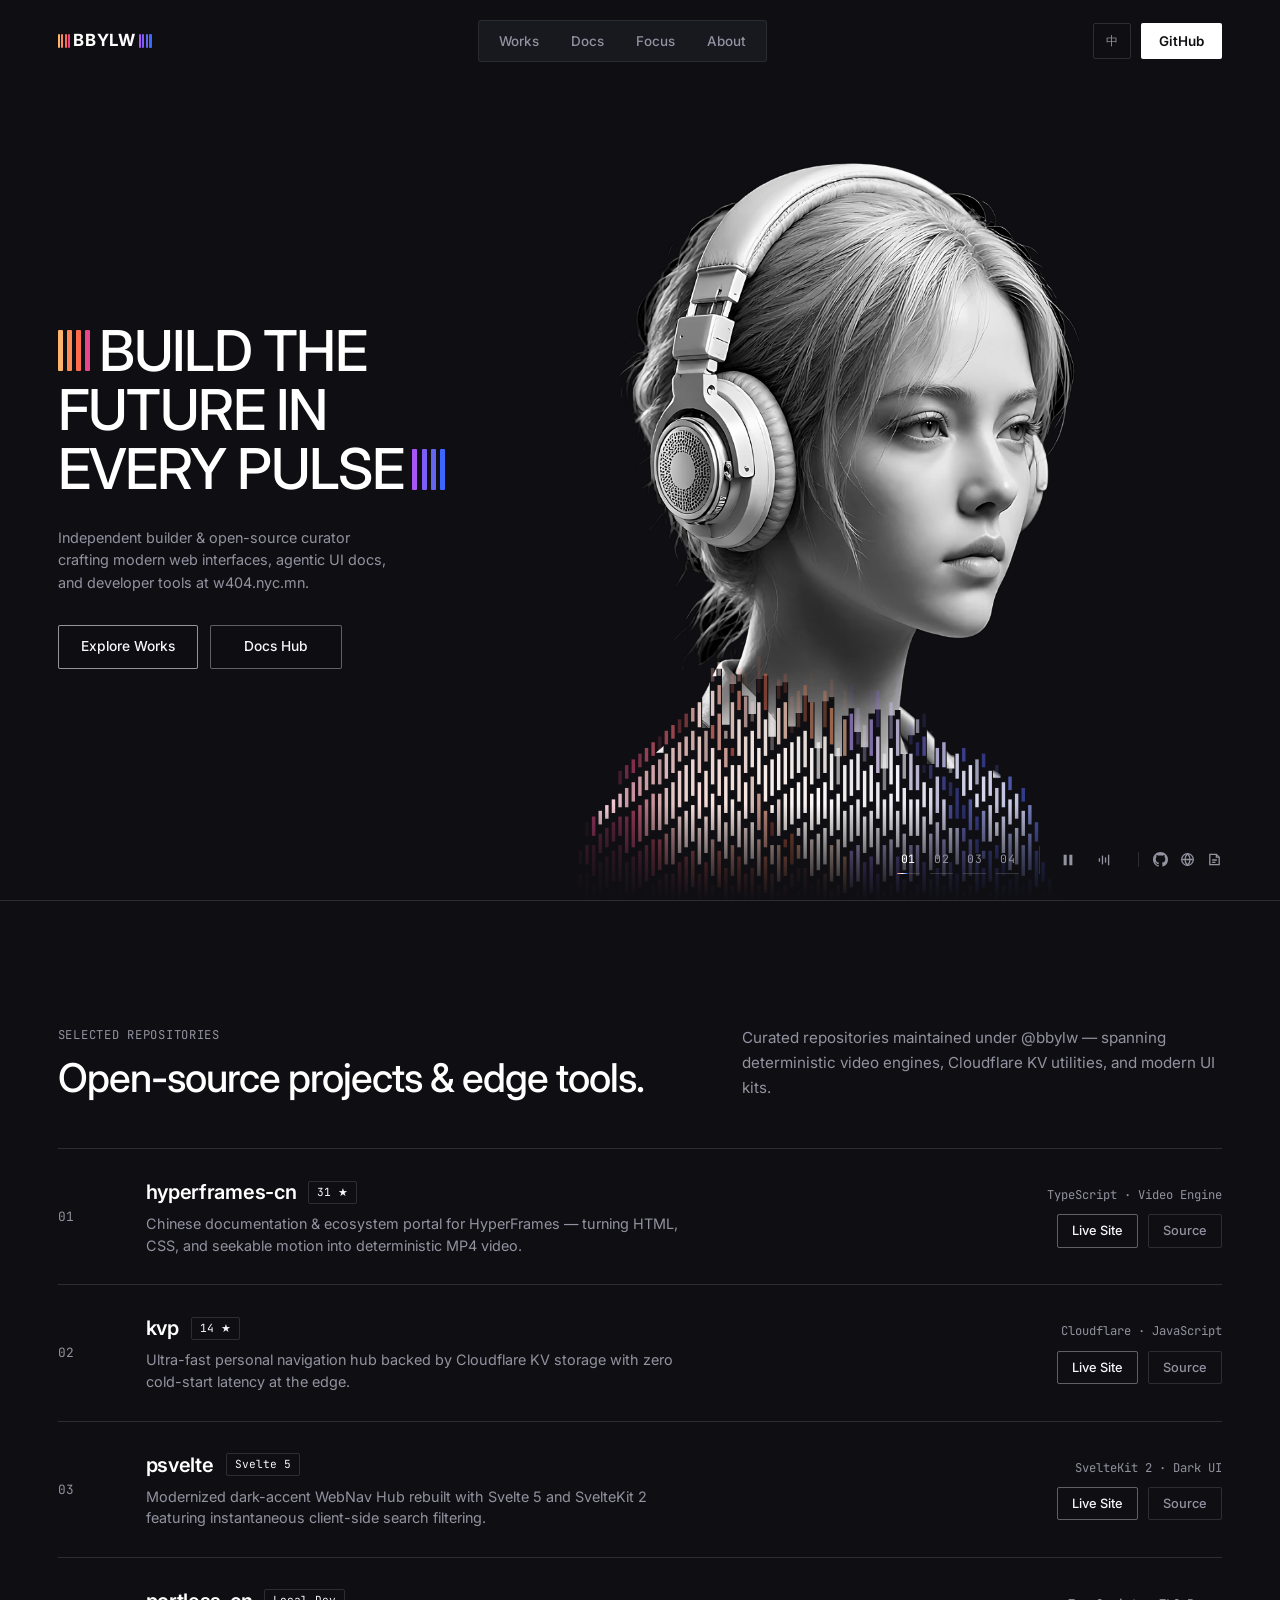
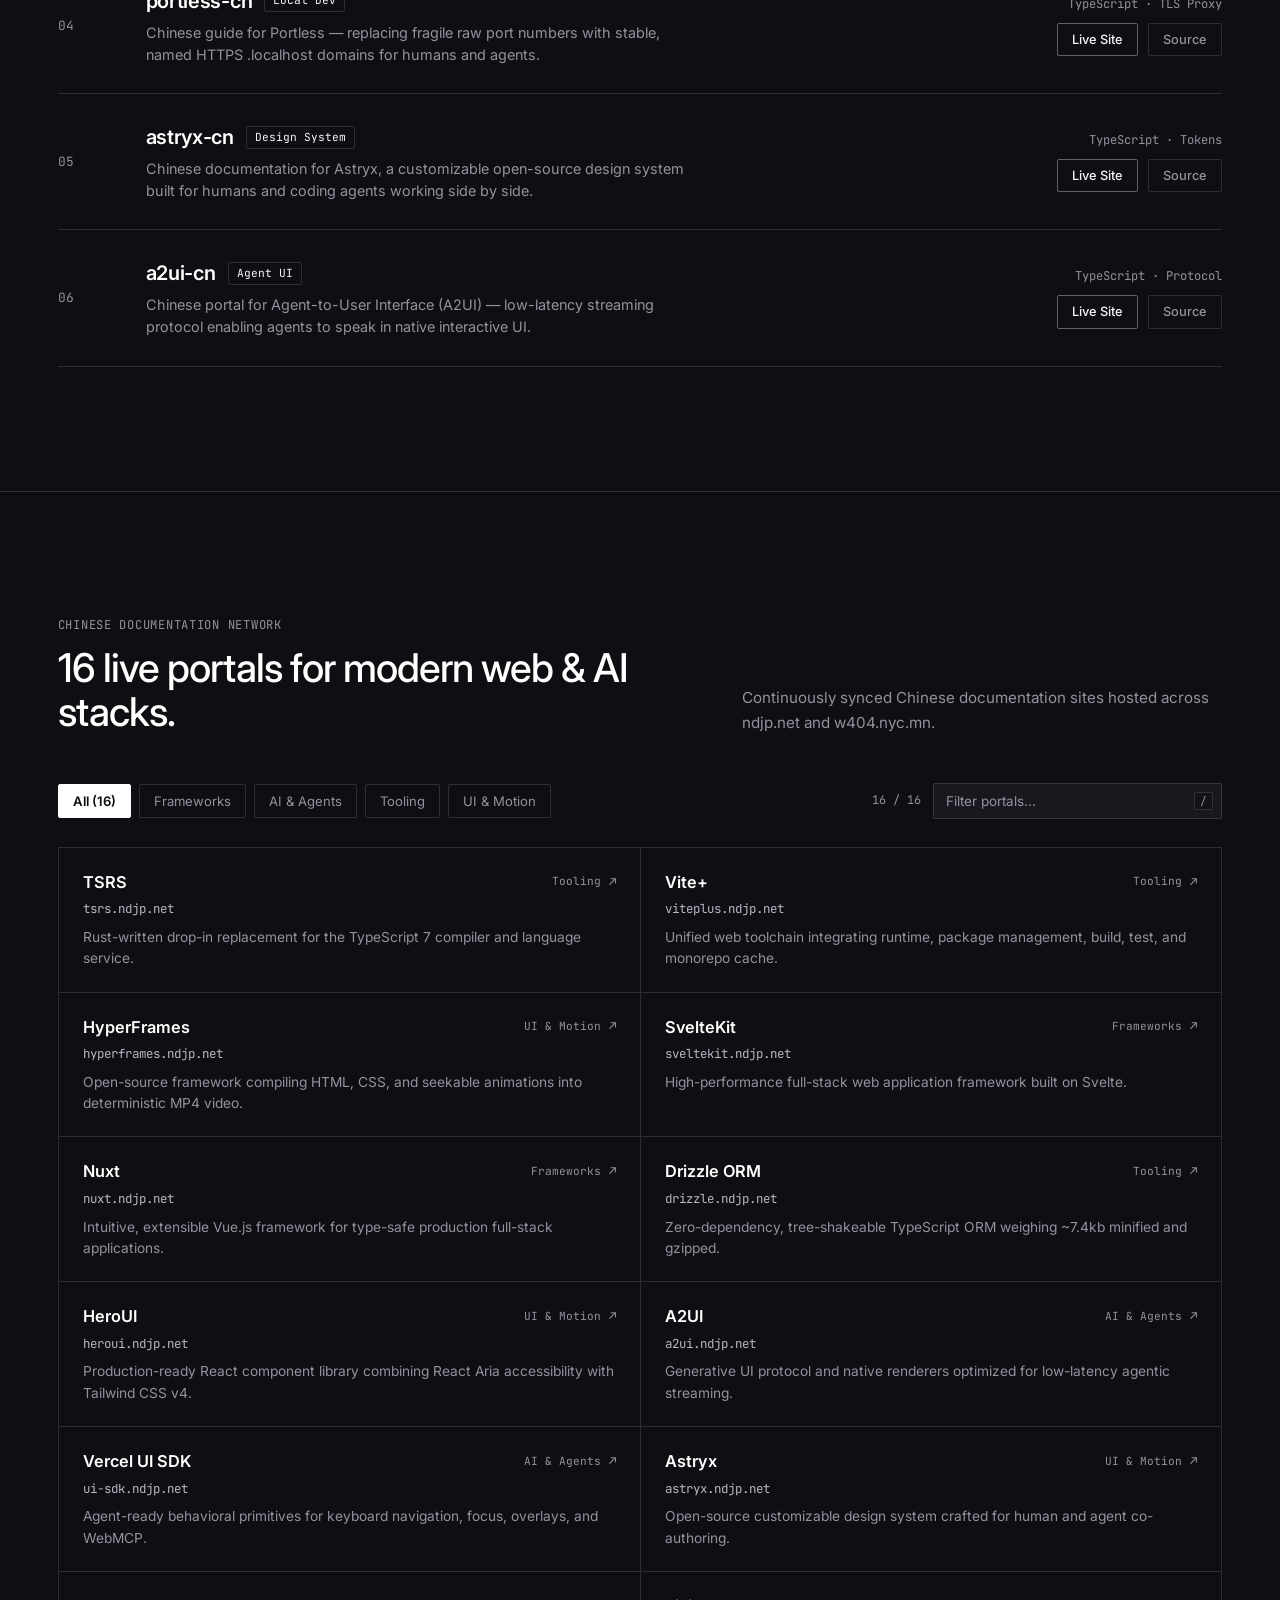
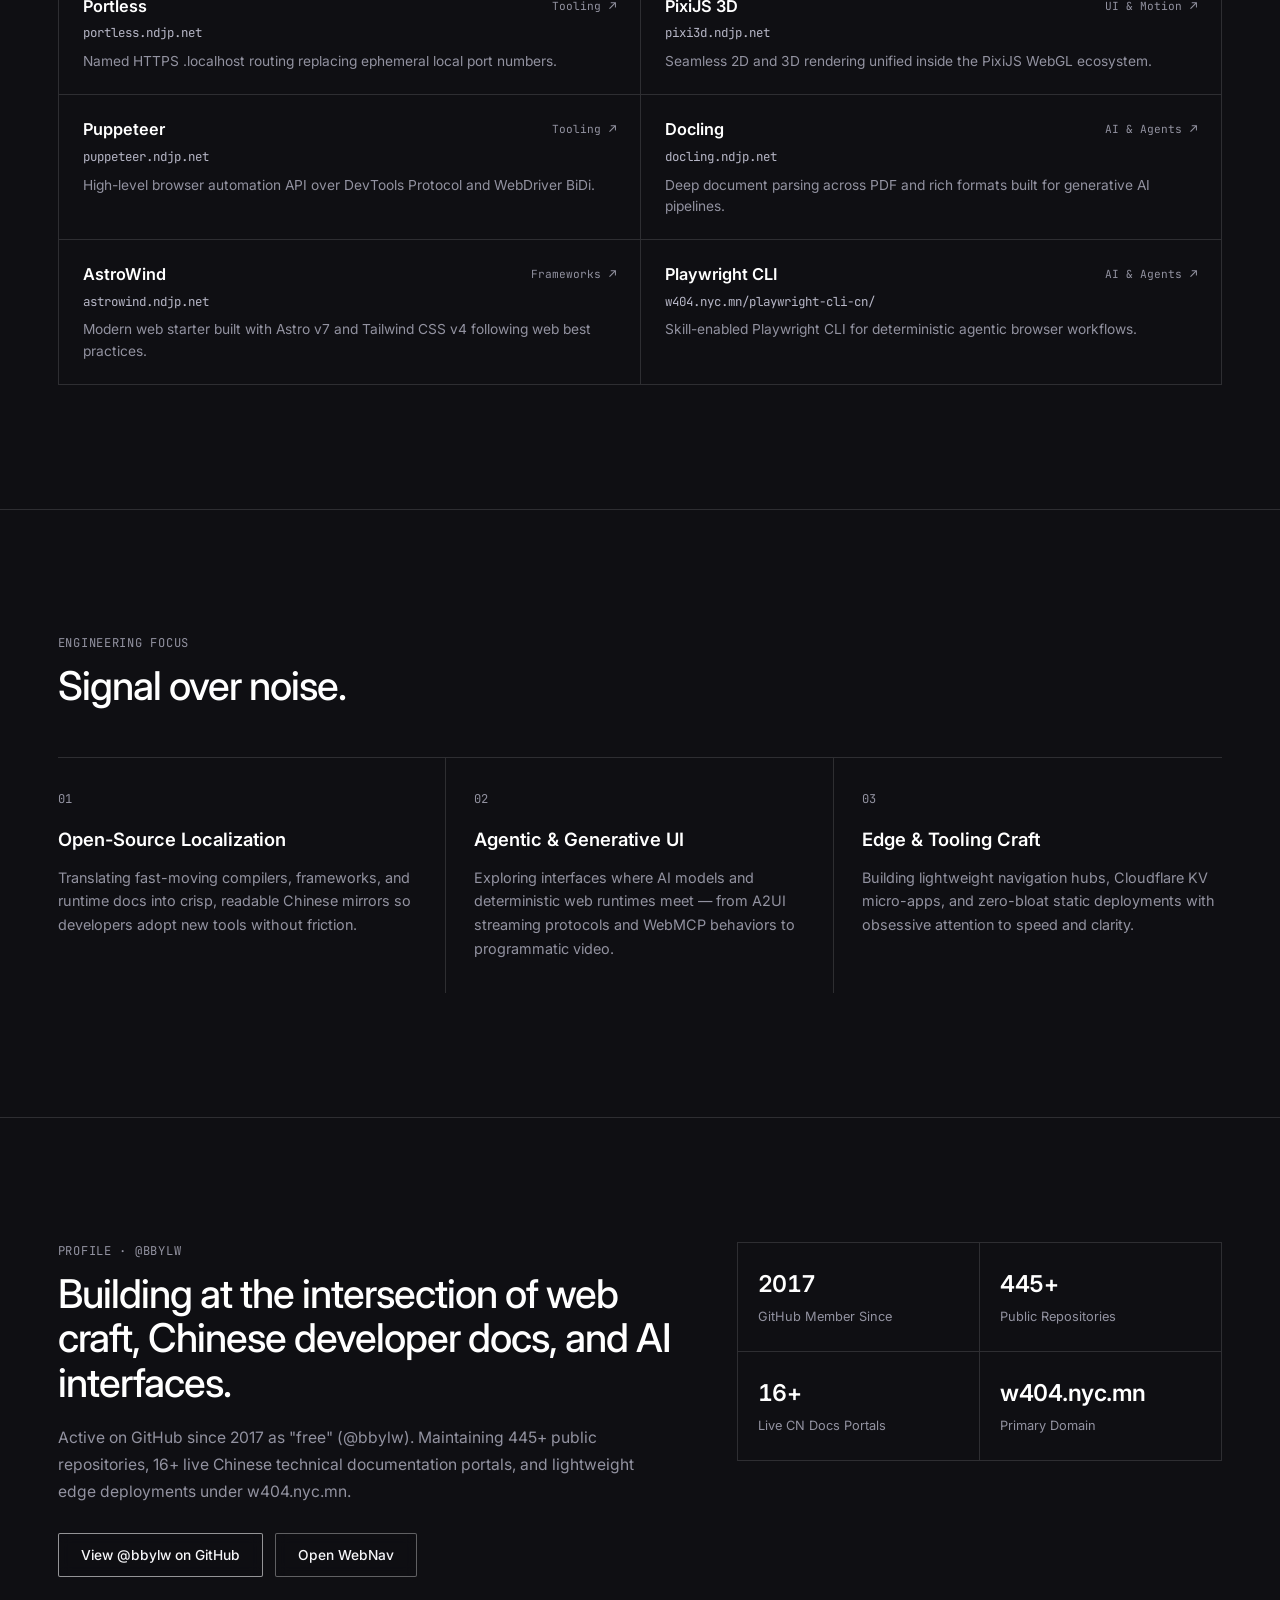
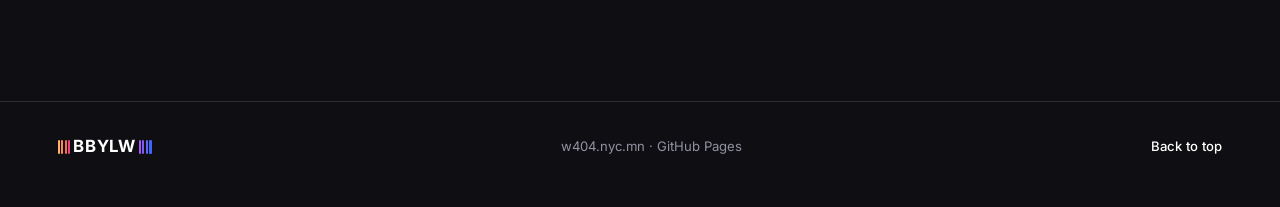
<file: index.html>
<!DOCTYPE html>
<html lang="en">
<head>
  <meta charset="UTF-8">
  <meta name="viewport" content="width=device-width, initial-scale=1.0">
  <meta name="theme-color" content="#0F0F13">
  <meta name="description" content="bbylw (w404.nyc.mn) — Independent builder & open-source curator crafting modern web interfaces, agentic UI docs, and Chinese developer portals.">
  <link rel="icon" type="image/svg+xml" href="data:image/svg+xml,%3Csvg xmlns='http://www.w3.org/2000/svg' viewBox='0 0 32 32'%3E%3Crect width='32' height='32' rx='4' fill='%230F0F13'/%3E%3Crect x='5' y='8' width='3' height='16' fill='%23FF6B4A'/%3E%3Crect x='10' y='8' width='3' height='16' fill='%23E8458B'/%3E%3Crect x='15' y='8' width='3' height='16' fill='%23FFFFFF'/%3E%3Crect x='20' y='8' width='3' height='16' fill='%23A855F7'/%3E%3Crect x='25' y='8' width='3' height='16' fill='%233B66FF'/%3E%3C/svg%3E">
  <title>BBYLW · w404.nyc.mn</title>
  <link rel="preconnect" href="https://fonts.googleapis.com">
  <link rel="preconnect" href="https://fonts.gstatic.com" crossorigin>
  <link href="https://fonts.googleapis.com/css2?family=Inter:wght@400;500;600;700&family=JetBrains+Mono:wght@400;500&family=Noto+Sans+SC:wght@400;500;700&display=swap" rel="stylesheet">
  <link rel="stylesheet" href="./css/style.css">
</head>
<body data-lang="en">
  <header class="site-header" id="site-header">
    <div class="site-header-inner">
      <a href="#top" class="brand-mark" aria-label="BBYLW Home">
        <span class="eq-bars eq-bars--warm" aria-hidden="true"><span></span><span></span><span></span><span></span></span>
        <span>BBYLW</span>
        <span class="eq-bars eq-bars--cool" aria-hidden="true"><span></span><span></span><span></span><span></span></span>
      </a>

      <nav class="nav-capsule" aria-label="Primary">
        <a class="nav-link" href="#works" data-i18n="nav.works">Works</a>
        <a class="nav-link" href="#docs" data-i18n="nav.docs">Docs</a>
        <a class="nav-link" href="#labs" data-i18n="nav.labs">Focus</a>
        <a class="nav-link" href="#about" data-i18n="nav.about">About</a>
      </nav>

      <div class="header-actions">
        <button type="button" class="lang-btn" id="lang-toggle" aria-label="Switch language to Chinese">中</button>
        <a class="header-cta" href="https://github.com/bbylw" target="_blank" rel="noopener noreferrer" data-i18n="nav.cta">GitHub</a>
      </div>
    </div>
  </header>

  <main id="top">
    <section class="hero" aria-label="Introduction">
      <canvas id="stage-canvas" aria-hidden="true"></canvas>

      <div class="hero-inner">
        <div class="hero-content">
          <h1 class="hero-headline" aria-live="polite">
            <span class="headline-row headline-row--first">
              <span class="eq-bars eq-bars--warm" aria-hidden="true"><span></span><span></span><span></span><span></span></span>
              <span class="headline-line">BUILD THE</span>
            </span>
            <span class="headline-row">
              <span class="headline-line">FUTURE IN</span>
            </span>
            <span class="headline-row headline-row--last">
              <span class="headline-line">EVERY PULSE</span>
              <span class="eq-bars eq-bars--cool" aria-hidden="true"><span></span><span></span><span></span><span></span></span>
            </span>
          </h1>

          <p class="hero-sub" id="hero-sub" data-i18n="hero.sub">
            Independent builder &amp; open-source curator crafting modern web interfaces, agentic UI docs, and developer tools at w404.nyc.mn.
          </p>

          <div class="hero-ctas">
            <a class="ghost-btn ghost-btn--primary" href="#works" id="cta-works" data-i18n="hero.ctaPrimary">Explore Works</a>
            <a class="ghost-btn" href="#docs" id="cta-docs" data-i18n="hero.ctaSecondary">Docs Hub</a>
          </div>
        </div>
      </div>

      <div class="hero-hud">
        <div class="scene-switcher" role="group" aria-label="Visual scenes">
          <button type="button" class="scene-dot is-active" data-scene="0" aria-pressed="true">01<span class="scene-dot-track"><span class="scene-dot-fill"></span></span></button>
          <button type="button" class="scene-dot" data-scene="1" aria-pressed="false">02<span class="scene-dot-track"><span class="scene-dot-fill"></span></span></button>
          <button type="button" class="scene-dot" data-scene="2" aria-pressed="false">03<span class="scene-dot-track"><span class="scene-dot-fill"></span></span></button>
          <button type="button" class="scene-dot" data-scene="3" aria-pressed="false">04<span class="scene-dot-track"><span class="scene-dot-fill"></span></span></button>
        </div>

        <div class="hud-controls">
          <button type="button" class="hud-icon-btn" id="pause-btn" aria-label="Pause motion" title="Pause / Resume motion">
            <svg class="icon-pause" width="14" height="14" viewBox="0 0 16 16" fill="currentColor" aria-hidden="true">
              <rect x="3" y="2" width="3.5" height="12"></rect>
              <rect x="9.5" y="2" width="3.5" height="12"></rect>
            </svg>
            <svg class="icon-play" width="14" height="14" viewBox="0 0 16 16" fill="currentColor" aria-hidden="true">
              <polygon points="4,2 14,8 4,14"></polygon>
            </svg>
          </button>

          <button type="button" class="hud-icon-btn" id="audio-btn" aria-label="Enable ambient pulse" title="Toggle ambient audio pulse">
            <svg width="14" height="14" viewBox="0 0 16 16" fill="none" stroke="currentColor" stroke-width="1.5" aria-hidden="true">
              <rect x="2" y="6" width="1.5" height="4" fill="currentColor" stroke="none"></rect>
              <rect x="5.5" y="3" width="1.5" height="10" fill="currentColor" stroke="none"></rect>
              <rect x="9" y="5" width="1.5" height="6" fill="currentColor" stroke="none"></rect>
              <rect x="12.5" y="2" width="1.5" height="12" fill="currentColor" stroke="none"></rect>
            </svg>
          </button>
        </div>

        <div class="hud-socials">
          <a class="social-link" href="https://github.com/bbylw" target="_blank" rel="noopener noreferrer" aria-label="GitHub">
            <svg width="15" height="15" viewBox="0 0 16 16" fill="currentColor" aria-hidden="true">
              <path d="M8 0C3.58 0 0 3.58 0 8c0 3.54 2.29 6.53 5.47 7.59.4.07.55-.17.55-.38 0-.19-.01-.82-.01-1.49-2.01.37-2.53-.49-2.69-.94-.09-.23-.48-.94-.82-1.13-.28-.15-.68-.52-.01-.53.63-.01 1.08.58 1.23.82.72 1.21 1.87.87 2.33.66.07-.52.28-.87.51-1.07-1.78-.2-3.64-.89-3.64-3.95 0-.87.31-1.59.82-2.15-.08-.2-.36-1.02.08-2.12 0 0 .67-.21 2.2.82.64-.18 1.32-.27 2-.27s1.36.09 2 .27c1.53-1.04 2.2-.82 2.2-.82.44 1.1.16 1.92.08 2.12.51.56.82 1.27.82 2.15 0 3.07-1.87 3.75-3.65 3.95.29.25.54.73.54 1.48 0 1.07-.01 1.93-.01 2.2 0 .21.15.46.55.38A8.01 8.01 0 0 0 16 8c0-4.42-3.58-8-8-8"/>
            </svg>
          </a>
          <a class="social-link" href="https://w404.nyc.mn/wn/" target="_blank" rel="noopener noreferrer" aria-label="WebNav">
            <svg width="15" height="15" viewBox="0 0 16 16" fill="none" stroke="currentColor" stroke-width="1.4" aria-hidden="true">
              <circle cx="8" cy="8" r="6.2"></circle>
              <path d="M2.3 8h11.4M8 1.8c1.8 1.8 2.7 3.9 2.7 6.2S9.8 12.4 8 14.2C6.2 12.4 5.3 10.3 5.3 8S6.2 3.6 8 1.8Z"></path>
            </svg>
          </a>
          <a class="social-link" href="#docs" aria-label="Chinese Docs Network">
            <svg width="15" height="15" viewBox="0 0 16 16" fill="none" stroke="currentColor" stroke-width="1.4" aria-hidden="true">
              <path d="M3 2.5h7l3 3v8H3v-11Z"></path>
              <path d="M10 2.5v3h3M5.5 8.5h5M5.5 11h3.5"></path>
            </svg>
          </a>
        </div>
      </div>
    </section>

    <section class="section" id="works">
      <div class="section-header">
        <div>
          <p class="section-eyebrow" data-i18n="works.eyebrow">Selected Repositories</p>
          <h2 class="section-title" data-i18n="works.title">Open-source projects &amp; edge tools.</h2>
        </div>
        <p class="section-lead" data-i18n="works.lead">
          Curated repositories maintained under @bbylw — spanning deterministic video engines, Cloudflare KV utilities, and modern UI kits.
        </p>
      </div>
      <div class="works-list" id="works-list"></div>
    </section>

    <section class="section" id="docs">
      <div class="section-header">
        <div>
          <p class="section-eyebrow" data-i18n="docs.eyebrow">Chinese Documentation Network</p>
          <h2 class="section-title" data-i18n="docs.title">16 live portals for modern web &amp; AI stacks.</h2>
        </div>
        <p class="section-lead" data-i18n="docs.lead">
          Continuously synced Chinese documentation sites hosted across ndjp.net and w404.nyc.mn.
        </p>
      </div>

      <div class="docs-toolbar">
        <div class="docs-filters" id="docs-filters"></div>
        <div class="docs-search-wrap">
          <span class="docs-count" id="docs-count" aria-live="polite">16 / 16</span>
          <div class="search-box">
            <input
              type="search"
              class="docs-search"
              id="docs-search"
              placeholder="Filter portals..."
              aria-label="Filter documentation portals"
            >
            <kbd class="search-kbd" id="search-kbd" aria-hidden="true">/</kbd>
            <button type="button" class="search-clear" id="search-clear" aria-label="Clear filter" hidden>&times;</button>
          </div>
        </div>
      </div>

      <div class="docs-grid" id="docs-list"></div>
      <p class="docs-empty" id="docs-empty" data-i18n="docs.empty" hidden>No documentation portals matched your filter.</p>
    </section>

    <section class="section" id="labs">
      <div class="section-header">
        <div>
          <p class="section-eyebrow" data-i18n="labs.eyebrow">Engineering Focus</p>
          <h2 class="section-title" data-i18n="labs.title">Signal over noise.</h2>
        </div>
      </div>
      <div class="pillars-grid" id="pillars-grid"></div>
    </section>

    <section class="section" id="about">
      <div class="about-layout">
        <div>
          <p class="section-eyebrow" data-i18n="about.eyebrow">Profile · @bbylw</p>
          <h2 class="section-title" data-i18n="about.title">Building at the intersection of web craft, Chinese developer docs, and AI interfaces.</h2>
          <p class="about-bio" data-i18n="about.bio">
            Active on GitHub since 2017 as "free" (@bbylw). Maintaining 445+ public repositories, 16+ live Chinese technical documentation portals, and lightweight edge deployments under w404.nyc.mn.
          </p>
          <div class="about-actions">
            <a class="ghost-btn ghost-btn--primary" href="https://github.com/bbylw" target="_blank" rel="noopener noreferrer" data-i18n="about.githubBtn">View @bbylw on GitHub</a>
            <a class="ghost-btn" href="https://w404.nyc.mn/wn/" target="_blank" rel="noopener noreferrer" data-i18n="about.wnBtn">Open WebNav</a>
          </div>
        </div>
        <div class="about-stats" id="about-stats"></div>
      </div>
    </section>
  </main>

  <footer class="site-footer">
    <a href="#top" class="brand-mark">
      <span class="eq-bars eq-bars--warm" aria-hidden="true"><span></span><span></span><span></span><span></span></span>
      <span>BBYLW</span>
      <span class="eq-bars eq-bars--cool" aria-hidden="true"><span></span><span></span><span></span><span></span></span>
    </a>
    <span data-i18n="footer.tagline">w404.nyc.mn · GitHub Pages</span>
    <a href="#top" class="footer-top-link" data-i18n="footer.top">Back to top</a>
  </footer>

  <script type="module" src="./js/app.js"></script>
</body>
</html>
</file>
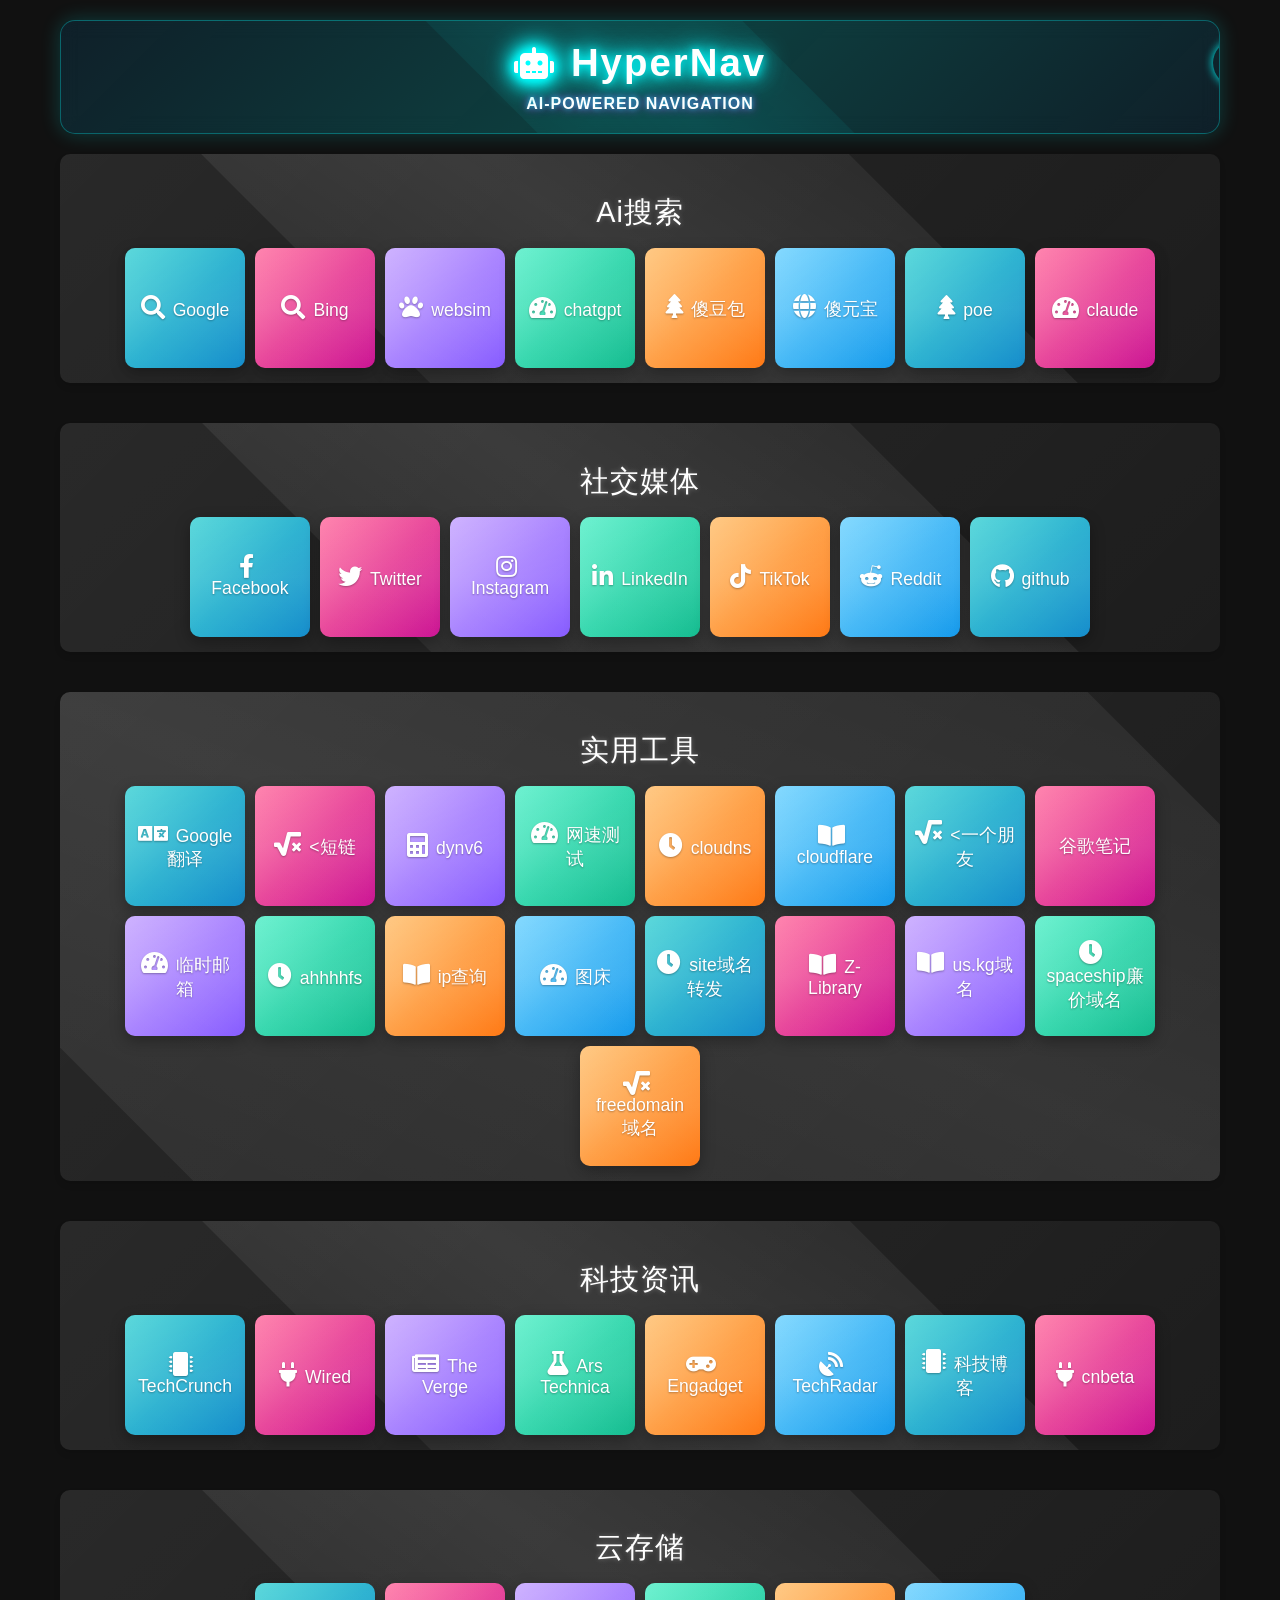
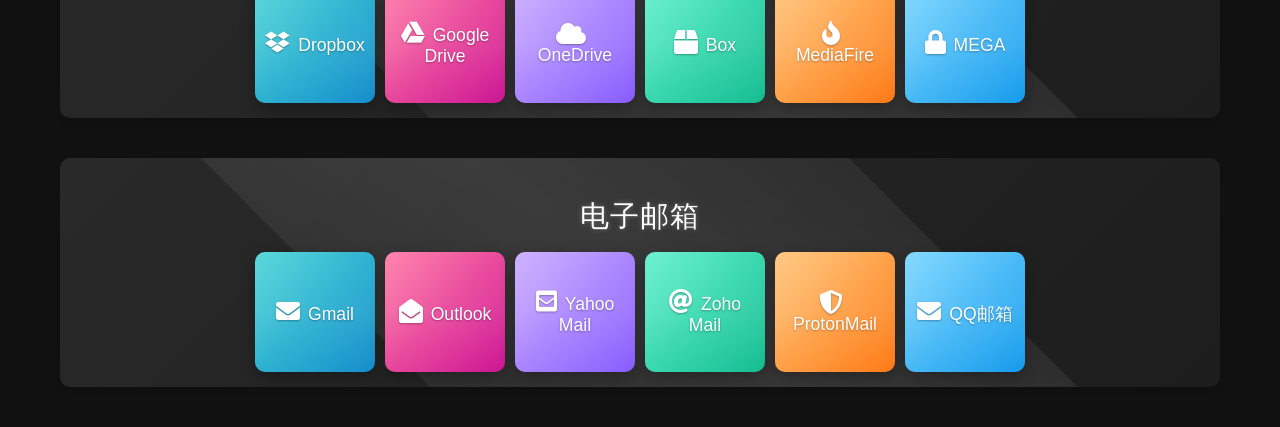
<file: index .html>
<html><head><base href="https://hypernav.tech" /><title>HyperNav - Your AI-Powered Navigation Hub</title><style>
  :root {
    --background-color: #111111;
    --text-color: #ffffff;
    --tile-size: 120px;
    --gap-size: 10px;
    --accent-color: #00a2ff;
    --ai-glow: #00ffff;
    --ai-accent1: #00ffff;
    --ai-accent2: #ff00ff;
  }
  
  body, html {
    margin: 0;
    padding: 0;
    font-family: 'Segoe UI', 'Roboto', sans-serif;
    background-color: var(--background-color);
    color: var(--text-color);
    min-height: 100vh;
    overflow-x: hidden;
  }
  
  .container {
    display: flex;
    flex-direction: column;
    padding: 20px;
    box-sizing: border-box;
    max-width: 1200px;
    margin: 0 auto;
  }
  
  .logo-container {
    background: linear-gradient(135deg, 
      rgba(0,162,255,0.1), 
      rgba(0,255,255,0.2), 
      rgba(0,162,255,0.1)
    );
    padding: 20px;
    border-radius: 15px;
    margin-bottom: 20px;
    box-shadow: 0 0 20px rgba(0,255,255,0.2);
    position: relative;
    overflow: hidden;
    backdrop-filter: blur(10px);
    -webkit-backdrop-filter: blur(10px);
    border: 1px solid rgba(0,255,255,0.3);
  }
  
  .logo-container::before {
    content: '';
    position: absolute;
    top: -50%;
    left: -50%;
    right: -50%;
    bottom: -50%;
    background: linear-gradient(to bottom right, rgba(255,255,255,0), rgba(0,255,255,0.1) 50%, rgba(255,255,255,0) 100%);
    transform: rotate(45deg);
    animation: shimmer 5s infinite linear;
  }
  
  @keyframes shimmer {
    0% { transform: translateX(-100%) rotate(45deg); }
    100% { transform: translateX(100%) rotate(45deg); }
  }
  
  .logo {
    font-size: 2.4rem;
    font-weight: 600;
    color: var(--text-color);
    letter-spacing: 2px;
    text-shadow: 0 0 10px var(--ai-glow), 0 0 20px var(--ai-glow), 0 0 30px var(--ai-glow);
    text-align: center;
    margin: 0;
    position: relative;
    z-index: 1;
    display: flex;
    align-items: center;
    justify-content: center;
  }

  .logo::before {
    content: '\f544'; /* Font Awesome brain icon */
    font-family: "Font Awesome 5 Free";
    font-weight: 900;
    font-size: 2rem;
    margin-right: 15px;
    filter: drop-shadow(0 0 5px var(--ai-glow));
  }

  .logo::after {
    content: '';
    position: absolute;
    width: 40px;
    height: 40px;
    border: 3px solid var(--ai-glow);
    border-left: 3px solid transparent;
    border-radius: 50%;
    animation: rotate 2s linear infinite;
    right: -60px;
    top: 50%;
    transform: translateY(-50%);
    box-shadow: 0 0 10px var(--ai-glow);
  }

  @keyframes rotate {
    0% { transform: translateY(-50%) rotate(0deg); }
    100% { transform: translateY(-50%) rotate(360deg); }
  }

  .ai-subtitle {
    font-size: 1rem;
    text-align: center;
    margin-top: 10px;
    letter-spacing: 1px;
    text-transform: uppercase;
    color: #ffffff;
    position: relative;
    font-weight: 600;
    text-shadow: 0 0 5px rgba(0, 255, 255, 0.7), 0 0 10px rgba(255, 0, 255, 0.7);
  }

  @keyframes pulse {
    0%, 100% { opacity: 1; }
    50% { opacity: 0.9; }
  }
  
  .categories-container {
    display: flex;
    flex-wrap: wrap;
    gap: 20px;
    justify-content: center;
  }
  
  .category {
    width: 100%;
    margin-bottom: 20px;
    background: linear-gradient(135deg, rgba(255,255,255,0.1), rgba(255,255,255,0.05));
    border-radius: 10px;
    padding: 15px;
    box-shadow: 0 4px 6px rgba(0,0,0,0.1);
    position: relative;
    overflow: hidden;
  }
  
  .category::before {
    content: '';
    position: absolute;
    top: -50%;
    left: -50%;
    right: -50%;
    bottom: -50%;
    background: linear-gradient(to bottom right, rgba(255,255,255,0), rgba(255,255,255,0.1) 50%, rgba(255,255,255,0) 100%);
    transform: rotate(45deg);
    animation: categoryShimmer 5s infinite linear;
    z-index: 1;
  }
  
  @keyframes categoryShimmer {
    0% { transform: translateX(-100%) rotate(45deg); }
    100% { transform: translateX(100%) rotate(45deg); }
  }
  
  .category-title {
    font-size: 1.8rem;
    font-weight: 300;
    margin-bottom: 15px;
    color: var(--text-color);
    letter-spacing: 1px;
    text-shadow: 0 0 5px rgba(255,255,255,0.3);
    text-align: center;
    position: relative;
    z-index: 2;
  }
  
  .nav-grid {
    display: flex;
    flex-wrap: wrap;
    gap: var(--gap-size);
    justify-content: center;
    position: relative;
    z-index: 2;
  }
  
  .nav-item {
    width: var(--tile-size);
    height: var(--tile-size);
    display: flex;
    align-items: center;
    justify-content: center;
    text-decoration: none;
    color: var(--text-color);
    font-size: 1.1rem;
    font-weight: 400;
    text-align: center;
    padding: 10px;
    box-sizing: border-box;
    transition: all 0.3s cubic-bezier(0.25, 0.8, 0.25, 1);
    position: relative;
    overflow: hidden;
    border-radius: 10px;
    box-shadow: 0 5px 15px rgba(0,0,0,0.3);
    transform-origin: center;
  }
  
  .nav-item:hover, .nav-item:focus {
    transform: scale(1.1);
    box-shadow: 0 10px 20px rgba(0,0,0,0.4);
    z-index: 10;
    outline: none;
  }
  
  .nav-item:active {
    transform: scale(0.95);
    box-shadow: 0 2px 10px rgba(0,0,0,0.2);
  }
  
  .nav-item span {
    z-index: 2;
    text-shadow: 0 1px 2px rgba(0,0,0,0.3);
    font-weight: 500;
    transition: all 0.3s ease;
  }
  
  .nav-item:hover span, .nav-item:focus span {
    transform: scale(1.1);
  }
  
  .nav-item::before {
    content: '';
    position: absolute;
    top: 0;
    left: 0;
    right: 0;
    bottom: 0;
    background: linear-gradient(135deg, rgba(255,255,255,0.3) 0%, rgba(255,255,255,0.1) 50%, rgba(255,255,255,0) 100%);
    z-index: 1;
    transition: all 0.3s ease;
  }

  .nav-item::after {
    content: '';
    position: absolute;
    top: -50%;
    left: -50%;
    right: -50%;
    bottom: -50%;
    background: linear-gradient(to bottom right, rgba(255,255,255,0), rgba(255,255,255,0.13) 50%, rgba(255,255,255,0) 100%);
    transform: rotate(45deg);
    transition: all 0.3s ease;
    z-index: 1;
  }

  .nav-item:hover::after, .nav-item:focus::after {
    transform: rotate(45deg) translate(50%, 50%);
  }

  /* Color assignments for tiles with gradients */
  .nav-item:nth-child(6n+1) { background: linear-gradient(135deg, #00c2c7, #0082c7); }
  .nav-item:nth-child(6n+2) { background: linear-gradient(135deg, #ff4081, #c7008b); }
  .nav-item:nth-child(6n+3) { background: linear-gradient(135deg, #b388ff, #7c4dff); }
  .nav-item:nth-child(6n+4) { background: linear-gradient(135deg, #1de9b6, #00b686); }
  .nav-item:nth-child(6n+5) { background: linear-gradient(135deg, #ffab40, #ff6d00); }
  .nav-item:nth-child(6n) { background: linear-gradient(135deg, #40c4ff, #0091ea); }

  /* New styles for rotating icons */
  .nav-item-icon {
    font-size: 1.5rem;
    margin-right: 8px;
    display: inline-block;
    transition: transform 0.3s ease;
  }

  .nav-item:hover .nav-item-icon, .nav-item:focus .nav-item-icon {
    animation: iconBounce 0.5s infinite alternate;
  }

  @keyframes iconBounce {
    0% { transform: translateY(0) rotate(0deg); }
    100% { transform: translateY(-10px) rotate(10deg); }
  }

  @media (max-width: 1024px) {
    :root {
      --tile-size: 110px;
      --gap-size: 8px;
    }
    
    .logo {
      font-size: 2.2rem;
    }
    
    .category-title {
      font-size: 1.6rem;
    }
  }

  @media (max-width: 768px) {
    :root {
      --tile-size: 100px;
      --gap-size: 8px;
    }
    
    .logo {
      font-size: 2rem;
    }
    
    .category-title {
      font-size: 1.4rem;
    }

    .container {
      padding: 15px;
    }
  }

  @media (max-width: 480px) {
    :root {
      --tile-size: 80px;
      --gap-size: 6px;
    }
    
    .logo {
      font-size: 1.8rem;
    }
    
    .category-title {
      font-size: 1.2rem;
    }
    
    .nav-item {
      font-size: 0.9rem;
    }

    .container {
      padding: 10px;
    }
  }

  @media (max-width: 320px) {
    :root {
      --tile-size: 70px;
      --gap-size: 5px;
    }
    
    .logo {
      font-size: 1.6rem;
    }
    
    .category-title {
      font-size: 1.1rem;
    }
    
    .nav-item {
      font-size: 0.8rem;
    }
  }
</style>
<meta name="viewport" content="width=device-width, initial-scale=1.0">
<link rel="stylesheet" href="https://cdnjs.cloudflare.com/ajax/libs/font-awesome/5.15.3/css/all.min.css">
</head><body>
  <div class="container">
    <div class="logo-container">
      <h1 class="logo">HyperNav</h1>
      <div class="ai-subtitle">AI-Powered Navigation</div>
    </div>
    
    <div class="categories-container">
      <div class="category">
        <h2 class="category-title">Ai搜索</h2>
        <div class="nav-grid">
          <a href="https://www.google.com" class="nav-item"><span><i class="nav-item-icon fas fa-search"></i>Google</span></a>
          <a href="https://www.bing.com" class="nav-item"><span><i class="nav-item-icon fas fa-search"></i>Bing</span></a>
          <a href="https://websim.ai/" class="nav-item"><span><i class="nav-item-icon fas fa-paw"></i>websim</span></a>
          <a href="https://chatgpt.com/" class="nav-item"><span><i class="nav-item-icon fas fa-tachometer-alt"></i>chatgpt</span></a>
          <a href="https://www.doubao.com/chat/" class="nav-item"><span><i class="nav-item-icon fas fa-tree"></i>傻豆包</span></a>
          <a href="https://yuanbao.tencent.com" class="nav-item"><span><i class="nav-item-icon fas fa-globe"></i>傻元宝</span></a>
          <a href="https://poe.com/" class="nav-item"><span><i class="nav-item-icon fas fa-tree"></i>poe</span></a>
          <a href="https://claude.ai/" class="nav-item"><span><i class="nav-item-icon fas fa-tachometer-alt"></i>claude</span></a>
        </div>
      </div>

      <div class="category">
        <h2 class="category-title">社交媒体</h2>
        <div class="nav-grid">
          <a href="https://www.facebook.com" class="nav-item"><span><i class="nav-item-icon fab fa-facebook-f"></i>Facebook</span></a>
          <a href="https://twitter.com" class="nav-item"><span><i class="nav-item-icon fab fa-twitter"></i>Twitter</span></a>
          <a href="https://www.instagram.com" class="nav-item"><span><i class="nav-item-icon fab fa-instagram"></i>Instagram</span></a>
          <a href="https://www.linkedin.com" class="nav-item"><span><i class="nav-item-icon fab fa-linkedin-in"></i>LinkedIn</span></a>
          <a href="https://www.tiktok.com" class="nav-item"><span><i class="nav-item-icon fab fa-tiktok"></i>TikTok</span></a>
          <a href="https://www.reddit.com" class="nav-item"><span><i class="nav-item-icon fab fa-reddit-alien"></i>Reddit</span></a>
          <a href="https://github.com/" class="nav-item"><span><i class="nav-item-icon fab fa-github"></i>github</span></a>
        </div>
      </div>

      <div class="category">
        <h2 class="category-title">实用工具</h2>
        <div class="nav-grid">
          <a href="https://translate.google.com" class="nav-item"><span><i class="nav-item-icon fas fa-language"></i>Google翻译</span></a>
          <a href="https://d.186404.xyz/" class="nav-item"><span><i class="nav-item-icon fas fa-square-root-alt"></i><短链</span></a>
          <a href="https://dynv6.com/" class="nav-item"><span><i class="nav-item-icon fas fa-calculator"></i>dynv6</span></a>
          <a href="https://fast.com/" class="nav-item"><span><i class="nav-item-icon fas fa-tachometer-alt"></i>网速测试</span></a>
          <a href="https://www.cloudns.net/" class="nav-item"><span><i class="nav-item-icon fas fa-clock"></i>cloudns</span></a>
          <a href="https://www.cloudflare.com/zh-cn/" class="nav-item"><span><i class="nav-item-icon fas fa-book-open"></i>cloudflare</span></a>
          <a href="https://ygpy.net/" class="nav-item"><span><i class="nav-item-icon fas fa-square-root-alt"></i><一个朋友</span></a>
          <a href="https://notebooklm.google/" class="nav-item"><span><i class"nav-item-icon fas fa-calculator"></i>谷歌笔记</span></a>
          <a href="https://email.ml/" class="nav-item"><span><i class="nav-item-icon fas fa-tachometer-alt"></i>临时邮箱</span></a>
          <a href="https://www.ahhhhfs.com/" class="nav-item"><span><i class="nav-item-icon fas fa-clock"></i>ahhhhfs</span></a>
          <a href="https://ip.sb/" class="nav-item"><span><i class="nav-item-icon fas fa-book-open"></i>ip查询</span></a>
          <a hr="https://img.186404.xyz/" class="nav-item"><span><i class="nav-item-icon fas fa-tachometer-alt"></i>图床</span></a>
          <a href="https://www.site.ac/" class="nav-item"><span><i class="nav-item-icon fas fa-clock"></i>site域名转发</span></a>
          <a href="https://zh.go-to-library.sk/" class="nav-item"><span><i class="nav-item-icon fas fa-book-open"></i>Z-Library</span></a>
          <a href="https://nic.us.kg/" class="nav-item"><span><i class="nav-item-icon fas fa-book-open"></i>us.kg域名</span></a>
          <a href="https://www.spaceship.com/zh/" class="nav-item"><span><i class="nav-item-icon fas fa-clock"></i>spaceship廉价域名</span></a>
            <a href="https://freedomain.one/" class="nav-item"><span><i class="nav-item-icon fas fa-square-root-alt"></i>freedomain域名</span></a>
        </div>
      </div>

      <div class="category">
        <h2 class="category-title">科技资讯</h2>
        <div class="nav-grid">
          <a href="https://www.techcrunch.com" class="nav-item"><span><i class="nav-item-icon fas fa-microchip"></i>TechCrunch</span></a>
          <a href="https://www.wired.com" class="nav-item"><span><i class="nav-item-icon fas fa-plug"></i>Wired</span></a>
          <a href="https://www.theverge.com" class="nav-item"><span><i class="nav-item-icon fas fa-newspaper"></i>The Verge</span></a>
          <a href="https://arstechnica.com" class="nav-item"><span><i class="nav-item-icon fas fa-flask"></i>Ars Technica</span></a>
          <a href="https://www.engadget.com" class="nav-item"><span><i class="nav-item-icon fas fa-gamepad"></i>Engadget</span></a>
          <a href="https://techradar.com" class="nav-item"><span><i class="nav-item-icon fas fa-satellite-dish"></i>TechRadar</span></a>
          <a href="https://b.186404.xyz/" class="nav-item"><span><i class="nav-item-icon fas fa-microchip"></i>科技博客</span></a>
          <a href="https://www.cnbeta.com.tw/" class="nav-item"><span><i class="nav-item-icon fas fa-plug"></i>cnbeta</span></a>
        </div>
      </div>

      <div class="category">
        <h2 class="category-title">云存储</h2>
        <div class="nav-grid">
          <a href="https://www.dropbox.com" class="nav-item"><span><i class="nav-item-icon fab fa-dropbox"></i>Dropbox</span></a>
          <a href="https://drive.google.com" class="nav-item"><span><i class="nav-item-icon fab fa-google-drive"></i>Google Drive</span></a>
          <a href="https://onedrive.live.com" class="nav-item"><span><i class="nav-item-icon fas fa-cloud"></i>OneDrive</span></a>
          <a href="https://www.box.com" class="nav-item"><span><i class="nav-item-icon fas fa-box"></i>Box</span></a>
          <a href="https://www.mediafire.com" class="nav-item"><span><i class="nav-item-icon fas fa-fire"></i>MediaFire</span></a>
          <a href="https://mega.nz" class="nav-item"><span><i class="nav-item-icon fas fa-lock"></i>MEGA</span></a>
        </div>
      </div>

      <div class="category">
        <h2 class="category-title">电子邮箱</h2>
        <div class="nav-grid">
          <a href="https://mail.google.com" class="nav-item"><span><i class="nav-item-icon fas fa-envelope"></i>Gmail</span></a>
          <a href="https://outlook.live.com" class="nav-item"><span><i class="nav-item-icon fas fa-envelope-open"></i>Outlook</span></a>
          <a href="https://mail.yahoo.com" class="nav-item"><span><i class="nav-item-icon fas fa-envelope-square"></i>Yahoo Mail</span></a>
          <a href="https://www.zoho.com/mail" class="nav-item"><span><i class="nav-item-icon fas fa-at"></i>Zoho Mail</span></a>
          <a href="https://www.protonmail.com" class="nav-item"><span><i class="nav-item-icon fas fa-shield-alt"></i>ProtonMail</span></a>
          <a href="https://mail.qq.com" class="nav-item"><span><i class="nav-item-icon fas fa-envelope"></i>QQ邮箱</span></a>
        </div>
      </div>
    </div>
  </div>
</body></html>
</file>
<file: css/style.css>
:root {
  --bg: #0f0f13;
  --surface: #18181f;
  --surface-hover: #1f1f29;
  --text: #f7f7fa;
  --text-muted: #9292a0;
  --border: rgba(255, 255, 255, 0.13);
  --border-strong: rgba(255, 255, 255, 0.34);
  --border-primary: rgba(255, 255, 255, 0.56);
  --ease-out: cubic-bezier(0.23, 1, 0.32, 1);
  --ease-in-out: cubic-bezier(0.77, 0, 0.175, 1);
  --font-sans: 'Inter', 'Noto Sans SC', -apple-system, BlinkMacSystemFont, sans-serif;
  --font-mono: 'JetBrains Mono', ui-monospace, SFMono-Regular, monospace;
  --max-w: 1320px;
  --pad-x: clamp(20px, 4.5vw, 64px);
}

*,
*::before,
*::after {
  box-sizing: border-box;
}

html {
  color-scheme: dark;
  scroll-behavior: smooth;
  background: var(--bg);
  color: var(--text);
  font-family: var(--font-sans);
  -webkit-font-smoothing: antialiased;
  text-rendering: optimizeLegibility;
  scrollbar-color: rgba(255, 255, 255, 0.18) #0f0f13;
  scrollbar-width: thin;
}

::-webkit-scrollbar {
  width: 8px;
  height: 8px;
}

::-webkit-scrollbar-track {
  background: #0f0f13;
}

::-webkit-scrollbar-thumb {
  background: rgba(255, 255, 255, 0.16);
  border-radius: 4px;
  border: 2px solid #0f0f13;
}

::-webkit-scrollbar-thumb:hover {
  background: rgba(255, 255, 255, 0.28);
}

::selection {
  background: rgba(255, 255, 255, 0.18);
  color: #ffffff;
}

body {
  margin: 0;
  background: var(--bg);
  color: var(--text);
  overflow-x: hidden;
  line-height: 1.5;
}

a {
  color: inherit;
  text-decoration: none;
}

button {
  font-family: inherit;
  color: inherit;
  background: none;
  border: 0;
  padding: 0;
  cursor: pointer;
}

:focus-visible {
  outline: 1.5px solid #ffffff;
  outline-offset: 3px;
}

/* =========================================================
   SPECTRUM EQUALIZER BARS (Wordmark & Hero Headline)
   ========================================================= */
.eq-bars {
  display: inline-flex;
  align-items: stretch;
  gap: 0.08em;
  vertical-align: baseline;
}

.eq-bars--warm span,
.eq-bars--cool span {
  display: block;
  width: 0.085em;
  height: 0.72em;
  border-radius: 1px;
}

.eq-bars--warm span:nth-child(1) { background: #ffb36b; }
.eq-bars--warm span:nth-child(2) { background: #ff8a54; }
.eq-bars--warm span:nth-child(3) { background: #ff6b4a; }
.eq-bars--warm span:nth-child(4) { background: #e8458b; }

.eq-bars--cool span:nth-child(1) { background: #a855f7; }
.eq-bars--cool span:nth-child(2) { background: #7c5ef6; }
.eq-bars--cool span:nth-child(3) { background: #6366f1; }
.eq-bars--cool span:nth-child(4) { background: #3b66ff; }

.hero-headline .eq-bars span {
  transform-origin: center;
  will-change: transform;
}

/* =========================================================
   HEADER
   ========================================================= */
.site-header {
  position: fixed;
  top: 0;
  left: 0;
  right: 0;
  z-index: 40;
  transition: background-color 200ms var(--ease-out), border-color 200ms var(--ease-out), backdrop-filter 200ms var(--ease-out);
  border-bottom: 1px solid transparent;
}

.site-header-inner {
  max-width: var(--max-w);
  margin: 0 auto;
  padding: 20px var(--pad-x);
  display: flex;
  align-items: center;
  justify-content: space-between;
  gap: 16px;
}

.site-header.is-scrolled {
  background: rgba(15, 15, 19, 0.84);
  backdrop-filter: blur(12px);
  border-bottom-color: rgba(255, 255, 255, 0.08);
}

.brand-mark {
  display: inline-flex;
  align-items: center;
  gap: 3px;
  font-size: 1.05rem;
  font-weight: 700;
  letter-spacing: 0.04em;
  color: #ffffff;
  white-space: nowrap;
}

.brand-mark .eq-bars span {
  width: 2.2px;
  height: 14px;
}

.nav-capsule {
  display: flex;
  align-items: center;
  gap: 4px;
  background: var(--surface);
  border: 1px solid rgba(255, 255, 255, 0.08);
  border-radius: 3px;
  padding: 4px 6px;
}

.nav-link {
  padding: 6px 14px;
  font-size: 0.84rem;
  font-weight: 500;
  color: var(--text-muted);
  border-radius: 2px;
  transition: color 160ms var(--ease-out), background-color 160ms var(--ease-out);
  white-space: nowrap;
}

.nav-link.is-active {
  color: #ffffff;
  background: rgba(255, 255, 255, 0.08);
}

.header-actions {
  display: flex;
  align-items: center;
  gap: 10px;
}

.lang-btn {
  height: 36px;
  min-width: 38px;
  padding: 0 10px;
  border: 1px solid var(--border);
  border-radius: 2px;
  font-family: var(--font-mono);
  font-size: 0.78rem;
  color: var(--text-muted);
  transition: color 160ms var(--ease-out), border-color 160ms var(--ease-out), background-color 160ms var(--ease-out), transform 140ms var(--ease-out);
}

.header-cta {
  height: 36px;
  padding: 0 18px;
  display: inline-flex;
  align-items: center;
  justify-content: center;
  background: #ffffff;
  color: #0f0f13;
  font-size: 0.84rem;
  font-weight: 600;
  border-radius: 2px;
  transition: opacity 160ms var(--ease-out), transform 140ms var(--ease-out);
  white-space: nowrap;
}

/* =========================================================
   HERO STAGE
   ========================================================= */
.hero {
  position: relative;
  min-height: 100svh;
  width: 100%;
  overflow: hidden;
  display: flex;
  align-items: center;
  padding: 108px 0 72px;
}

#stage-canvas {
  position: absolute;
  inset: 0;
  width: 100%;
  height: 100%;
  display: block;
  z-index: 1;
}

.hero-inner {
  position: relative;
  z-index: 5;
  width: 100%;
  max-width: var(--max-w);
  margin: 0 auto;
  padding: 0 var(--pad-x);
}

.hero-content {
  max-width: min(560px, 48%);
  margin-top: 6vh;
}

.hero-headline {
  margin: 0 0 28px;
  font-size: clamp(2.4rem, 4.4vw, 4.35rem);
  font-weight: 500;
  line-height: 1.05;
  letter-spacing: -0.028em;
  text-transform: uppercase;
  color: #ffffff;
  user-select: none;
}

body[data-lang='zh'] .hero-headline {
  font-size: clamp(2.15rem, 3.8vw, 3.75rem);
  line-height: 1.14;
  letter-spacing: -0.015em;
  text-transform: none;
}

.headline-row {
  display: block;
  white-space: nowrap;
}

.headline-row--first,
.headline-row--last {
  display: flex;
  align-items: center;
  gap: 0.16em;
}

.hero-sub {
  margin: 0 0 30px;
  max-width: 340px;
  font-size: 0.9rem;
  line-height: 1.58;
  color: var(--text-muted);
}

.hero-ctas {
  display: flex;
  flex-wrap: wrap;
  gap: 12px;
}

.ghost-btn {
  min-width: 132px;
  height: 44px;
  padding: 0 22px;
  display: inline-flex;
  align-items: center;
  justify-content: center;
  font-size: 0.86rem;
  font-weight: 500;
  border-radius: 2px;
  border: 1px solid var(--border-strong);
  color: #f7f7fa;
  background: rgba(15, 15, 19, 0.72);
  backdrop-filter: blur(6px);
  transition: background-color 160ms var(--ease-out), border-color 160ms var(--ease-out), color 160ms var(--ease-out), transform 140ms var(--ease-out);
}

.ghost-btn--primary {
  border-color: var(--border-primary);
}

/* Bottom-right HUD aligned with the centered editorial container */
.hero-hud {
  position: absolute;
  right: max(var(--pad-x), calc((100% - var(--max-w)) / 2 + var(--pad-x)));
  bottom: 26px;
  z-index: 10;
  display: flex;
  align-items: center;
  gap: 20px;
}

.scene-switcher {
  display: flex;
  align-items: center;
  gap: 10px;
}

.scene-dot {
  position: relative;
  padding: 6px 4px 8px;
  font-family: var(--font-mono);
  font-variant-numeric: tabular-nums;
  font-size: 0.72rem;
  letter-spacing: 0.05em;
  color: var(--text-muted);
  transition: color 160ms var(--ease-out), transform 140ms var(--ease-out);
}

.scene-dot.is-active {
  color: #ffffff;
}

.scene-dot-track {
  position: absolute;
  left: 0;
  right: 0;
  bottom: 0;
  height: 1.5px;
  background: rgba(255, 255, 255, 0.15);
  overflow: hidden;
}

.scene-dot-fill {
  display: block;
  width: 100%;
  height: 100%;
  background: linear-gradient(90deg, #ff6b4a, #ffffff, #3b66ff);
  transform-origin: left center;
  transform: scaleX(0);
}

.hud-controls {
  display: flex;
  align-items: center;
  gap: 8px;
  padding-left: 14px;
  border-left: 1px solid var(--border);
}

.hud-icon-btn {
  width: 28px;
  height: 28px;
  display: inline-flex;
  align-items: center;
  justify-content: center;
  color: var(--text-muted);
  border-radius: 2px;
  transition: color 160ms var(--ease-out), background-color 160ms var(--ease-out), transform 140ms var(--ease-out);
}

.hud-icon-btn.is-active {
  color: #ffffff;
  background: rgba(255, 255, 255, 0.08);
}

.hud-icon-btn.is-paused .icon-pause,
.hud-icon-btn:not(.is-paused) .icon-play {
  display: none;
}

.hud-socials {
  display: flex;
  align-items: center;
  gap: 12px;
  padding-left: 14px;
  border-left: 1px solid var(--border);
}

.social-link {
  display: inline-flex;
  align-items: center;
  justify-content: center;
  color: var(--text-muted);
  transition: color 160ms var(--ease-out);
}

/* =========================================================
   ARCHITECTURAL CONTENT SECTIONS
   ========================================================= */
.section {
  max-width: var(--max-w);
  margin: 0 auto;
  padding: clamp(72px, 10vw, 124px) var(--pad-x);
  border-top: 1px solid var(--border);
}

.section-header {
  display: grid;
  grid-template-columns: minmax(0, 1.2fr) minmax(0, 1fr);
  gap: 28px;
  align-items: end;
  margin-bottom: 48px;
}

.section-eyebrow {
  margin: 0 0 12px;
  font-family: var(--font-mono);
  font-size: 0.76rem;
  color: var(--text-muted);
  letter-spacing: 0.06em;
  text-transform: uppercase;
}

.section-title {
  margin: 0;
  font-size: clamp(1.75rem, 3.1vw, 2.75rem);
  font-weight: 500;
  line-height: 1.12;
  letter-spacing: -0.025em;
  color: #ffffff;
}

.section-lead {
  margin: 0;
  font-size: 0.95rem;
  line-height: 1.65;
  color: var(--text-muted);
  max-width: 48ch;
  justify-self: end;
}

/* Selected Works Rows */
.works-list {
  border-top: 1px solid var(--border);
}

.work-row {
  position: relative;
  display: grid;
  grid-template-columns: 64px minmax(0, 1.6fr) minmax(0, 1fr);
  gap: 24px;
  align-items: center;
  padding: 28px 0;
  border-bottom: 1px solid var(--border);
}

.work-row::before {
  content: '';
  position: absolute;
  left: 0;
  top: 18px;
  bottom: 18px;
  width: 2px;
  background: linear-gradient(180deg, #ff6b4a, #ffffff, #3b66ff);
  opacity: 0;
  transform: scaleY(0.4);
  transition: opacity 180ms var(--ease-out), transform 200ms var(--ease-out);
}

.work-index,
.work-main {
  transition: transform 200ms var(--ease-out);
}

.work-index {
  font-family: var(--font-mono);
  font-variant-numeric: tabular-nums;
  font-size: 0.8rem;
  color: var(--text-muted);
}

.work-head {
  display: flex;
  align-items: center;
  gap: 12px;
  margin-bottom: 6px;
}

.work-name {
  margin: 0;
  font-size: 1.25rem;
  font-weight: 600;
  letter-spacing: -0.015em;
  color: #ffffff;
}

.work-badge {
  padding: 2px 8px;
  font-family: var(--font-mono);
  font-variant-numeric: tabular-nums;
  font-size: 0.7rem;
  color: var(--text);
  border: 1px solid var(--border);
  border-radius: 2px;
}

.work-desc {
  margin: 0;
  font-size: 0.9rem;
  color: var(--text-muted);
  max-width: 60ch;
}

.work-meta {
  display: flex;
  flex-direction: column;
  align-items: flex-end;
  gap: 10px;
}

.work-stack {
  font-family: var(--font-mono);
  font-size: 0.76rem;
  color: var(--text-muted);
}

.work-links {
  display: flex;
  gap: 10px;
}

.work-link {
  padding: 6px 14px;
  font-size: 0.8rem;
  font-weight: 500;
  border: 1px solid var(--border-strong);
  border-radius: 2px;
  transition: border-color 160ms var(--ease-out), background-color 160ms var(--ease-out), color 160ms var(--ease-out), transform 140ms var(--ease-out);
}

.work-link--muted {
  border-color: var(--border);
  color: var(--text-muted);
}

/* Docs Directory */
.docs-toolbar {
  display: flex;
  flex-wrap: wrap;
  align-items: center;
  justify-content: space-between;
  gap: 16px;
  margin-bottom: 28px;
}

.docs-filters {
  display: flex;
  flex-wrap: wrap;
  gap: 8px;
}

.filter-tab {
  height: 34px;
  padding: 0 14px;
  font-size: 0.82rem;
  color: var(--text-muted);
  border: 1px solid var(--border);
  border-radius: 2px;
  transition: color 160ms var(--ease-out), border-color 160ms var(--ease-out), background-color 160ms var(--ease-out), transform 140ms var(--ease-out);
}

.filter-tab.is-active {
  background: #ffffff;
  color: #0f0f13;
  border-color: #ffffff;
  font-weight: 600;
}

.docs-search-wrap {
  display: flex;
  align-items: center;
  gap: 12px;
  width: min(350px, 100%);
}

.docs-count {
  font-family: var(--font-mono);
  font-variant-numeric: tabular-nums;
  font-size: 0.74rem;
  color: var(--text-muted);
  white-space: nowrap;
}

.search-box {
  position: relative;
  flex: 1;
  display: flex;
  align-items: center;
}

.docs-search {
  width: 100%;
  height: 36px;
  padding: 0 34px 0 12px;
  background: var(--surface);
  border: 1px solid var(--border);
  border-radius: 2px;
  color: #ffffff;
  font-family: var(--font-sans);
  font-size: 0.84rem;
  transition: border-color 160ms var(--ease-out);
}

.docs-search::-webkit-search-cancel-button {
  -webkit-appearance: none;
  appearance: none;
}

.docs-search::placeholder {
  color: var(--text-muted);
}

.docs-search:focus {
  outline: none;
  border-color: #ffffff;
}

.search-kbd {
  position: absolute;
  right: 9px;
  pointer-events: none;
  min-width: 18px;
  height: 18px;
  padding: 0 5px;
  display: inline-flex;
  align-items: center;
  justify-content: center;
  font-family: var(--font-mono);
  font-size: 0.68rem;
  color: var(--text-muted);
  border: 1px solid var(--border);
  border-radius: 2px;
  background: rgba(15, 15, 19, 0.6);
  transition: opacity 140ms var(--ease-out);
}

.search-box:focus-within .search-kbd,
.search-box.has-value .search-kbd {
  opacity: 0;
}

.search-clear {
  position: absolute;
  right: 6px;
  width: 24px;
  height: 24px;
  display: inline-flex;
  align-items: center;
  justify-content: center;
  font-size: 1rem;
  line-height: 1;
  color: var(--text-muted);
  border-radius: 2px;
  transition: color 140ms var(--ease-out), transform 140ms var(--ease-out);
}

.search-clear[hidden] {
  display: none;
}

.docs-grid {
  display: grid;
  grid-template-columns: repeat(2, minmax(0, 1fr));
  border-top: 1px solid var(--border);
  border-left: 1px solid var(--border);
}

.doc-item {
  position: relative;
  padding: 22px 24px;
  border-right: 1px solid var(--border);
  border-bottom: 1px solid var(--border);
  transition: background-color 180ms var(--ease-out);
}

.doc-item::before {
  content: '';
  position: absolute;
  top: 0;
  left: 0;
  right: 0;
  height: 1.5px;
  background: linear-gradient(90deg, #ff6b4a, #ffffff, #3b66ff);
  transform-origin: left center;
  transform: scaleX(0);
  transition: transform 220ms var(--ease-out);
}

.doc-top {
  display: flex;
  align-items: center;
  justify-content: space-between;
  gap: 12px;
  margin-bottom: 6px;
}

.doc-name {
  font-size: 1.02rem;
  font-weight: 600;
  color: #ffffff;
}

.doc-top-right {
  display: inline-flex;
  align-items: center;
  gap: 8px;
}

.doc-cat {
  font-family: var(--font-mono);
  font-size: 0.7rem;
  color: var(--text-muted);
}

.doc-arrow {
  font-family: var(--font-mono);
  font-size: 0.78rem;
  color: var(--text-muted);
  transition: transform 180ms var(--ease-out), color 180ms var(--ease-out);
}

.doc-domain {
  font-family: var(--font-mono);
  font-size: 0.78rem;
  color: #b7b7c7;
  margin-bottom: 8px;
}

.doc-desc {
  margin: 0;
  font-size: 0.86rem;
  color: var(--text-muted);
  line-height: 1.55;
}

.docs-empty {
  padding: 40px 0;
  font-size: 0.92rem;
  color: var(--text-muted);
  text-align: center;
  border-bottom: 1px solid var(--border);
}

/* Pillars */
.pillars-grid {
  display: grid;
  grid-template-columns: repeat(3, minmax(0, 1fr));
  border-top: 1px solid var(--border);
}

.pillar {
  padding: 32px 28px 32px 0;
  border-right: 1px solid var(--border);
}

.pillar:not(:first-child) {
  padding-left: 28px;
}

.pillar:last-child {
  border-right: 0;
  padding-right: 0;
}

.pillar-index {
  font-family: var(--font-mono);
  font-variant-numeric: tabular-nums;
  font-size: 0.76rem;
  color: var(--text-muted);
  margin-bottom: 18px;
}

.pillar-title {
  margin: 0 0 12px;
  font-size: 1.15rem;
  font-weight: 600;
  color: #ffffff;
}

.pillar-body {
  margin: 0;
  font-size: 0.9rem;
  line-height: 1.65;
  color: var(--text-muted);
}

/* About & Stats */
.about-layout {
  display: grid;
  grid-template-columns: minmax(0, 1.3fr) minmax(0, 1fr);
  gap: 48px;
  align-items: start;
}

.about-bio {
  margin: 20px 0 28px;
  font-size: 0.98rem;
  line-height: 1.7;
  color: var(--text-muted);
  max-width: 58ch;
}

.about-actions {
  display: flex;
  flex-wrap: wrap;
  gap: 12px;
}

.about-stats {
  display: grid;
  grid-template-columns: repeat(2, minmax(0, 1fr));
  border-top: 1px solid var(--border);
  border-left: 1px solid var(--border);
}

.stat-cell {
  padding: 24px 20px;
  border-right: 1px solid var(--border);
  border-bottom: 1px solid var(--border);
}

.stat-value {
  font-size: 1.45rem;
  font-weight: 600;
  font-variant-numeric: tabular-nums;
  letter-spacing: -0.02em;
  color: #ffffff;
  margin-bottom: 6px;
}

.stat-label {
  font-size: 0.8rem;
  color: var(--text-muted);
}

/* Footer */
.site-footer {
  max-width: var(--max-w);
  margin: 0 auto;
  padding: 32px var(--pad-x) 48px;
  border-top: 1px solid var(--border);
  display: flex;
  align-items: center;
  justify-content: space-between;
  gap: 16px;
  font-size: 0.82rem;
  color: var(--text-muted);
}

.footer-top-link {
  color: #ffffff;
  font-weight: 500;
}

/* =========================================================
   TACTILE PRESS & FINE-POINTER HOVER STATES
   ========================================================= */
.header-cta:active,
.ghost-btn:active,
.lang-btn:active,
.filter-tab:active,
.work-link:active,
.hud-icon-btn:active,
.scene-dot:active,
.search-clear:active {
  transform: scale(0.97);
}

@media (hover: hover) and (pointer: fine) {
  .nav-link:hover,
  .scene-dot:hover,
  .social-link:hover,
  .search-clear:hover {
    color: #ffffff;
  }

  .lang-btn:hover,
  .filter-tab:hover {
    color: #ffffff;
    border-color: var(--border-strong);
    background: rgba(255, 255, 255, 0.04);
  }

  .header-cta:hover {
    opacity: 0.9;
  }

  .ghost-btn:hover {
    background: rgba(255, 255, 255, 0.09);
    border-color: #ffffff;
    color: #ffffff;
  }

  .hud-icon-btn:hover {
    color: #ffffff;
    background: rgba(255, 255, 255, 0.08);
  }

  .work-row:hover::before {
    opacity: 1;
    transform: scaleY(1);
  }

  .work-row:hover .work-index,
  .work-row:hover .work-main {
    transform: translateX(12px);
  }

  .work-link:hover {
    border-color: #ffffff;
    background: rgba(255, 255, 255, 0.08);
    color: #ffffff;
  }

  .doc-item:hover {
    background: var(--surface);
  }

  .doc-item:hover::before {
    transform: scaleX(1);
  }

  .doc-item:hover .doc-arrow {
    color: #ffffff;
    transform: translate(2px, -2px);
  }
}

/* =========================================================
   RESPONSIVE BREAKPOINTS
   ========================================================= */
@media (max-width: 1024px) {
  .hero-content {
    max-width: 56%;
  }

  .section-header,
  .about-layout {
    grid-template-columns: 1fr;
    gap: 18px;
  }

  .section-lead {
    justify-self: start;
  }

  .work-row {
    grid-template-columns: 44px minmax(0, 1fr);
  }

  .work-meta {
    grid-column: 2;
    flex-direction: row;
    align-items: center;
    justify-content: space-between;
    margin-top: 6px;
  }

  .pillars-grid {
    grid-template-columns: 1fr;
  }

  .pillar {
    padding: 24px 0;
    border-right: 0;
    border-bottom: 1px solid var(--border);
  }

  .pillar:not(:first-child) {
    padding-left: 0;
  }

  .pillar:last-child {
    border-bottom: 0;
  }
}

@media (max-width: 860px) {
  .nav-capsule {
    display: none;
  }

  .hero {
    align-items: flex-start;
    min-height: 100svh;
    padding-top: 86px;
    padding-bottom: 72px;
  }

  .hero-content {
    max-width: 100%;
    margin-top: 0;
  }

  .hero-headline {
    font-size: clamp(1.9rem, 8.2vw, 2.75rem);
    margin-bottom: 18px;
  }

  body[data-lang='zh'] .hero-headline {
    font-size: clamp(1.8rem, 7.6vw, 2.5rem);
  }

  .hero-sub {
    margin-bottom: 22px;
  }

  .hero-hud {
    left: var(--pad-x);
    right: var(--pad-x);
    bottom: 20px;
    justify-content: space-between;
    gap: 10px;
  }

  .hud-socials {
    display: none;
  }

  .docs-search-wrap {
    width: 100%;
  }

  .docs-grid {
    grid-template-columns: 1fr;
  }

  .site-footer {
    flex-direction: column;
    align-items: flex-start;
  }
}

@media (prefers-reduced-motion: reduce) {
  html {
    scroll-behavior: auto;
  }

  *,
  *::before,
  *::after {
    transition-duration: 0.01ms !important;
  }
}
</file>
